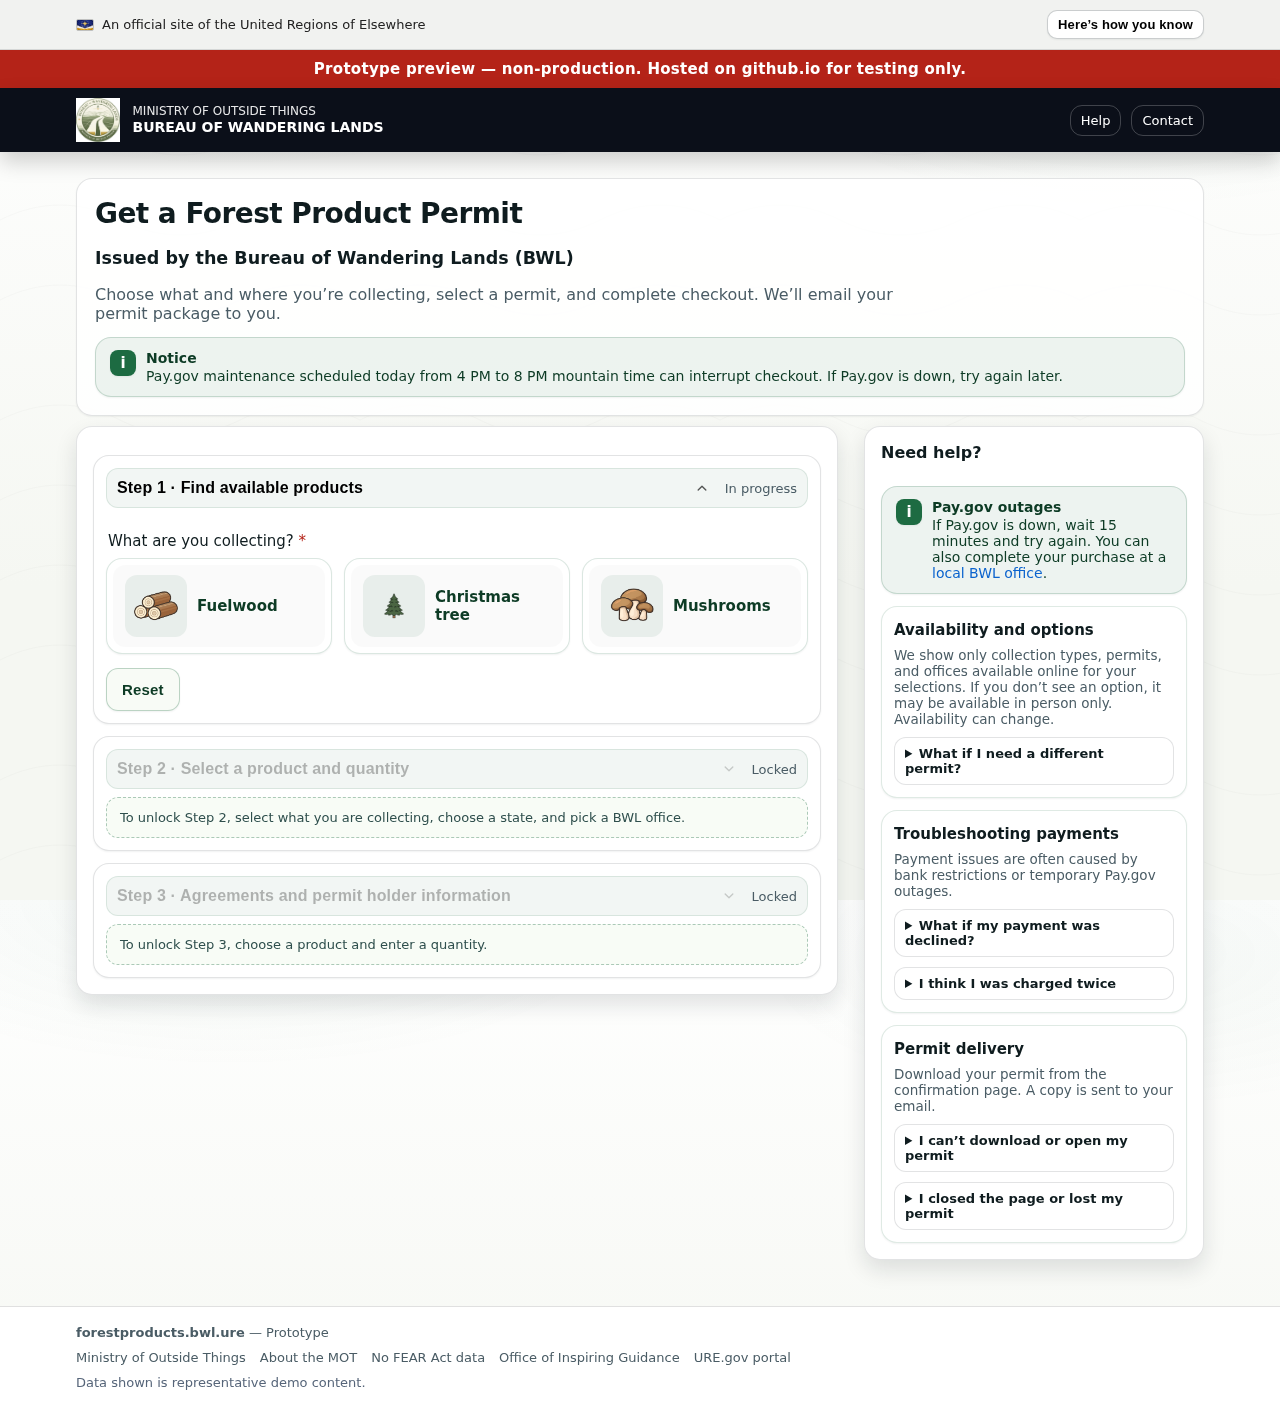
<file: index.html>
<!doctype html>
<html lang="en">
<head>
  <meta charset="utf-8" />
  <meta name="viewport" content="width=device-width, initial-scale=1" />
  <title>Forest Product Permits | Bureau of Wandering Lands</title>
  <link rel="stylesheet" href="styles.css" />
  <link rel="icon" href="images/favicon.ico" />
</head>

<body>
  <a class="skip-link" href="#main">Skip to main content</a>

  <section class="usa-banner" aria-label="Official site of the United Regions of Elsewhere">
    <div class="wrap">
      <div class="inner">
        <div class="flag" aria-hidden="true">
          <img src="logos/URE_flag.png" alt="" />
        </div>
        <div class="meta">An official site of the United Regions of Elsewhere</div>
        <button type="button" id="bannerToggle" aria-expanded="false" aria-controls="bannerDetails">Here’s how you know</button>
      </div>

      <div class="usa-banner-details" id="bannerDetails">
        <div class="grid">
          <div class="info-card">
            <div class="badge">.ure</div>
            <div><strong>Official sites use .ure</strong>A .ure site belongs to an official United Regions of Elsewhere organization.</div>
          </div>
          <div class="info-card">
            <div class="badge">🔒</div>
            <div><strong>Secure .ure sites use HTTPS</strong>A lock or https:// means you’ve safely connected to the .ure website.</div>
          </div>
        </div>
      </div>
    </div>
  </section>

  <div class="prototype-banner" role="status" aria-live="polite">
    Prototype preview — non-production. Hosted on github.io for testing only.
  </div>

  <div class="agency-bar" role="banner">
    <div class="wrap">
      <div class="row">
        <div class="agency-logos" aria-hidden="true">
          <img class="agency-logo bwl" src="logos/BWL_logo.png" alt="" />
        </div>
        <div class="agency-title" aria-label="United Regions of Elsewhere Ministry of Outside Things, Bureau of Wandering Lands">
          <div class="top">MINISTRY OF OUTSIDE THINGS</div>
          <div class="bot">BUREAU OF WANDERING LANDS</div>
        </div>
        <div class="agency-actions">
          <a href="#need-help">Help</a>
          <a href="https://www.blm.gov/office/national-office" target="_blank" rel="noopener">Contact</a>
        </div>
      </div>
    </div>
  </div>

  <main id="main">
    <div class="wrap">
      <div class="hero-band">
        <section class="pagehead" aria-label="Page title and instructions">
          <h1>Get a Forest Product Permit</h1>
          <h3>Issued by the Bureau of Wandering Lands (BWL)</h3>
          <p class="hero-subtitle">Choose what and where you’re collecting, select a permit, and complete checkout. We’ll email your permit package to you.</p>
          <div class="alert" role="status" aria-live="polite">
            <div class="icon" aria-hidden="true">i</div>
            <div class="txt">
              <strong>Notice</strong>
              Pay.gov maintenance scheduled today from 4 PM to 8 PM mountain time can interrupt checkout. If Pay.gov is down, try again later.
            </div>
          </div>
        </section>
      </div>

      <section class="layout" style="margin-top: 8px;">
        <div class="card" role="region" aria-label="Form content">

          <div class="error" id="errorBox" role="alert" aria-live="assertive" aria-hidden="true" tabindex="-1">
            <strong>Fix the following to continue:</strong>
            <ul id="errorList"></ul>
          </div>

          <div id="stepLiveRegion" class="sr-only" aria-live="polite"></div>

          <!-- Step 1 -->
          <section id="step1" class="flow-step" aria-label="Step 1: Choose location">
            <div class="step-head">
              <button class="step-toggle" type="button" aria-expanded="true">
                <span class="step-toggle-text">Step 1 · Find available products</span>
                <svg class="chev" viewBox="0 0 20 20" fill="currentColor" aria-hidden="true">
                  <path fill-rule="evenodd" d="M5.23 7.21a.75.75 0 011.06.02L10 10.94l3.71-3.71a.75.75 0 111.06 1.06l-4.24 4.24a.75.75 0 01-1.06 0L5.21 8.29a.75.75 0 01.02-1.08z" clip-rule="evenodd"/>
                </svg>
              </button>
              <div class="step-status" id="status1">In progress</div>
            </div>
            <div class="step-body">
              <div class="step-body-inner">
              <div class="grid2" style="margin-top:14px;">
                <div class="row" style="grid-column: 1 / -1;">
                  <fieldset id="ptypeGroup" aria-required="true">
                    <legend>What are you collecting? <span aria-hidden="true" style="color:var(--danger)">*</span></legend>
                    <div class="ptype-grid" id="ptypeOptions"></div>
                  </fieldset>
                </div>

                <div class="row" id="stateRow">
                  <label for="state">State <span aria-hidden="true" style="color:var(--danger)">*</span></label>
                  <select id="state" required disabled>
                    <option value="">Select a state</option>
                  </select>
                </div>

                <div class="row" id="officeRow">
                  <label for="officeInput">BWL office / district <span aria-hidden="true" style="color:var(--danger)">*</span></label>
                  <div class="hint" id="officeHint">Start typing to filter. Use ↑/↓ to navigate; Enter to select.</div>
                  <div class="combo" id="officeCombo">
                    <input id="officeInput" type="text" autocomplete="off" placeholder="Type to search offices"
                      role="combobox" aria-expanded="false" aria-controls="officeList" aria-autocomplete="list"
                      aria-activedescendant="" aria-haspopup="listbox" aria-describedby="officeHint" disabled />
                    <svg class="chev" viewBox="0 0 20 20" fill="currentColor" aria-hidden="true">
                      <path fill-rule="evenodd" d="M5.23 7.21a.75.75 0 011.06.02L10 10.94l3.71-3.71a.75.75 0 111.06 1.06l-4.24 4.24a.75.75 0 01-1.06 0L5.21 8.29a.75.75 0 01.02-1.08z" clip-rule="evenodd"/>
                    </svg>
                    <div id="officeList" class="dropdown" role="listbox" aria-hidden="true"></div>
                  </div>
                  <input type="hidden" id="officeId" />
                </div>
              </div>

              <div class="actions">
                <button class="ghost" id="resetAll" type="button">Reset</button>
              </div>
              </div>
            </div>
          </section>

          <!-- Step 2 -->
          <section id="step2" class="flow-step collapsed" aria-label="Step 2: Select product">
            <div class="step-head">
              <button class="step-toggle" type="button" aria-expanded="false">
                <span class="step-toggle-text">Step 2 · Select a product and quantity</span>
                <svg class="chev" viewBox="0 0 20 20" fill="currentColor" aria-hidden="true">
                  <path fill-rule="evenodd" d="M5.23 7.21a.75.75 0 011.06.02L10 10.94l3.71-3.71a.75.75 0 111.06 1.06l-4.24 4.24a.75.75 0 01-1.06 0L5.21 8.29a.75.75 0 01.02-1.08z" clip-rule="evenodd"/>
                </svg>
              </button>
              <div class="step-status" id="status2">Locked</div>
            </div>
            <div class="lock-note" id="step2LockNote" aria-live="polite" aria-atomic="true"></div>
            <div class="step-body">
              <div class="step-body-inner">
              <div id="locationNotice" class="location-note" style="display:none;" aria-live="polite"></div>
              <div id="comingSoonSection" class="coming-soon" style="display:none;" aria-live="polite">
                <div id="comingSoonList"></div>
              </div>
              <div class="products" id="productList" role="radiogroup" aria-label="Available permits"></div>

              <div id="qtySection" style="display:none;">
                <div class="grid2" style="margin-top:14px;">
                  <div class="row">
                    <label for="qty">Quantity <span aria-hidden="true" style="color:var(--danger)">*</span></label>
                    <div class="hint" id="qtyHint"></div>
                    <div class="hint subtle" id="qtyGuard"></div>
                    <input id="qty" type="number" min="1" step="1" inputmode="numeric" aria-describedby="qtyHint qtyGuard" />
                  </div>
                  <div class="row">
                    <label>Total</label>
                    <div class="hint">Estimated total based on listed unit price.</div>
                    <div class="total-panel" aria-live="polite">
                      <div class="total-amount" id="totalAmount">—</div>
                      <input id="total" type="text" readonly aria-hidden="true" tabindex="-1" />
                      <div class="calc" id="totalCalc" aria-live="polite"></div>
                    </div>
                  </div>
                </div>
              </div>
              </div>
            </div>
          </section>

          <!-- Step 3 -->
          <section id="step3" class="flow-step collapsed" aria-label="Step 3: Agreements and permit holder info">
            <div class="step-head">
              <button class="step-toggle" type="button" aria-expanded="false">
                <span class="step-toggle-text">Step 3 · Agreements and permit holder information</span>
                <svg class="chev" viewBox="0 0 20 20" fill="currentColor" aria-hidden="true">
                  <path fill-rule="evenodd" d="M5.23 7.21a.75.75 0 011.06.02L10 10.94l3.71-3.71a.75.75 0 111.06 1.06l-4.24 4.24a.75.75 0 01-1.06 0L5.21 8.29a.75.75 0 01.02-1.08z" clip-rule="evenodd"/>
                </svg>
              </button>
              <div class="step-status" id="status3">Locked</div>
            </div>
            <div class="lock-note" id="step3LockNote" aria-live="polite" aria-atomic="true"></div>
            <div class="step-body">
              <div class="step-body-inner">
              <fieldset class="agreements">
                <legend class="sr-only">Policy acknowledgements</legend>
                <div class="agreements-copy">
                  <div class="title">Review and accept</div>
                </div>
                <div class="agreements-list">
                  <div class="agreement-item">
                    <label class="checkline"><input type="checkbox" id="ackPrivacy" />
                      I understand how my information will be used.
                    </label>
                    <details id="privacyDetail">
                      <summary>Privacy Act Notification</summary>
                      <div class="body">NOTICE: The Privacy Act of 1974 and applicable regulations require that you be furnished with the following information in connection with information collected for this permit purchase.

AUTHORITY: 30 U.S.C. 601 et seq.; 43 U.S.C. 1181a; and 43 CFR 5400 (as applicable).

PRINCIPAL PURPOSE: The Bureau of Wandering Lands (BWL) uses the information you provide to identify the permittee, document the authorization to remove vegetative materials from public lands, and administer and enforce permit terms.

ROUTINE USES: The BWL may disclose information consistent with published routine uses for the relevant system of records, and as otherwise authorized by law.

EFFECT OF NOT PROVIDING INFORMATION: Providing the requested information is voluntary; however, failure to provide required information may prevent us from issuing your permit.
</div>
                    </details>
                  </div>
                  <div class="agreement-item">
                    <label class="checkline"><input type="checkbox" id="ackTerms" />
                      I understand the rules for this permit.
                    </label>
                    <details id="termsDetail">
                      <summary>Terms and Conditions</summary>
                      <div class="body">Terms and Conditions (Demo Summary)

• All purchases are final; no refunds.
• Permit is for personal use unless stated otherwise and may be non-transferable.
• You must comply with all permit stipulations, seasonal restrictions, closures, and area boundaries.
• You must carry the permit (paper or digital, as allowed) while harvesting/collecting.
• Violations may result in penalties and/or revocation of privileges.

Replace this demo text with the authoritative terms and conditions used by your production system.
</div>
                    </details>
                  </div>
                  <div class="agreement-item" id="eligibilityAgreement" style="display:none;">
                    <label class="checkline"><input type="checkbox" id="ackEligibility" />
                      <span id="eligibilityLabel">I certify that I meet the eligibility requirements for this permit.</span>
                    </label>
                    <details id="eligibilityDetail">
                      <summary>Eligibility details</summary>
                      <div class="body" id="eligibilityBody"></div>
                    </details>
                  </div>
                </div>
              </fieldset>

              <div class="hint" id="permitHolderBlockedHint" style="display:none;">Check all acknowledgement boxes above to enter permit holder information.</div>

              <fieldset id="permitHolderFieldset" class="permit-holder-block locked" aria-describedby="permitHolderBlockedHint" disabled>
              <div class="grid2" style="margin-top:14px;">
                <div class="row">
                  <label for="FirstName">First name <span aria-hidden="true" style="color:var(--danger)">*</span></label>
                  <input id="FirstName" type="text" autocomplete="given-name" maxlength="50" />
                </div>
                <div class="row">
                  <label for="MiddleName">Middle name</label>
                  <input id="MiddleName" type="text" autocomplete="additional-name" maxlength="50" />
                </div>
                <div class="row">
                  <label for="LastName">Last name <span aria-hidden="true" style="color:var(--danger)">*</span></label>
                  <input id="LastName" type="text" autocomplete="family-name" maxlength="50" />
                </div>

                <div class="row" style="grid-column: 1 / -1;">
                  <label for="AddressLine1">Street address line 1 <span aria-hidden="true" style="color:var(--danger)">*</span></label>
                  <input id="AddressLine1" type="text" autocomplete="address-line1" maxlength="120" />
                </div>
                <div class="row" style="grid-column: 1 / -1;">
                  <label for="AddressLine2">Street address line 2</label>
                  <input id="AddressLine2" type="text" autocomplete="address-line2" maxlength="120" />
                </div>

                <div class="row">
                  <label for="City">City <span aria-hidden="true" style="color:var(--danger)">*</span></label>
                  <input id="City" type="text" autocomplete="address-level2" maxlength="80" />
                </div>
                <div class="row">
                  <label for="AddrState">State <span aria-hidden="true" style="color:var(--danger)">*</span></label>
                  <select id="AddrState"></select>
                </div>
                <div class="row">
                  <label for="Zip">ZIP <span aria-hidden="true" style="color:var(--danger)">*</span></label>
                  <input id="Zip" type="text" inputmode="numeric" autocomplete="postal-code" maxlength="10" />
                </div>
                <div class="row"></div>

                <div class="row" style="grid-column: 1 / -1;">
                  <label for="DeliveryEmail">Email address (for delivery) <span aria-hidden="true" style="color:var(--danger)">*</span></label>
                  <input id="DeliveryEmail" type="email" autocomplete="email" maxlength="120" />
                </div>
                <div class="row" style="grid-column: 1 / -1;">
                  <label for="ConfirmEmail">Confirm email address <span aria-hidden="true" style="color:var(--danger)">*</span></label>
                  <input id="ConfirmEmail" type="email" autocomplete="email" maxlength="120" />
                </div>
              </div>
              </fieldset>
              </div>
            </div>
          </section>

          <section class="post-step" aria-label="Review and next steps" id="postStep3" style="display:none;">
            <div class="summary" id="reviewSummary" style="margin-top:14px;"></div>
            <div class="alert" id="reviewNotice" style="display:none; margin-top:12px;">
              <div class="icon" aria-hidden="true">i</div>
              <div class="txt">
                <strong>What happens next</strong>
                <ul id="nextStepsList">
                  <li>You will be redirected to Pay.gov to complete payment.</li>
                  <li>After payment, you will return here to download and save your permit.</li>
                  <li>Keep your confirmation email for your records.</li>
                </ul>
              </div>
            </div>
            <div class="actions" id="reviewActions" style="margin-top:6px;">
              <button class="primary" type="button" id="confirmPaygov" disabled>Continue to Pay.gov</button>
            </div>

            <div class="alert" id="confirmation" style="display:none; margin-top:12px;">
              <div class="icon" aria-hidden="true">i</div>
              <div class="txt">
                <strong>Permit issued</strong>
                <div class="small" style="margin-top:4px;">Reference: <span id="permitRef">—</span></div>
                <div style="margin-top:10px;">
                  <button class="primary" type="button" id="permitDownloadBtn">Download permit (PDF)</button>
                </div>
                <div class="hint" style="margin-top:8px;">
                  Save the permit for your records. A copy is also sent to the email address you provided (demo behavior).
                </div>
              </div>
            </div>
            <div class="summary" id="handoff" style="display:none; margin-top:14px;"></div>
          </section>
        </div>

<aside class="card side" aria-label="Need help" id="need-help">
  <h3>Need help?</h3>

  <div class="help-stack">
    <div class="alert help-alert" role="status" aria-live="polite">
      <div class="icon" aria-hidden="true">i</div>
      <div class="txt">
        <strong>Pay.gov outages</strong>
        If Pay.gov is down, wait 15 minutes and try again. You can also complete
        your purchase at a
        <a href="https://www.blm.gov/office/national-office" target="_blank" rel="noopener">local BWL office</a>.
      </div>
    </div>

    <div class="help-card">
      <div class="help-title">Availability and options</div>
      <p>
        We show only collection types, permits, and offices available online for your selections.
        If you don’t see an option, it may be available in person only. Availability can change.
      </p>
      <details class="help-details">
        <summary>What if I need a different permit?</summary>
        <p>
          Contact your <a href="https://www.blm.gov/office/national-office" target="_blank" rel="noopener">local BWL office</a>
          for in-person options or seasonal releases.
        </p>
      </details>
    </div>

    <div class="help-card">
      <div class="help-title">Troubleshooting payments</div>
      <p>Payment issues are often caused by bank restrictions or temporary Pay.gov outages.</p>
      <details class="help-details">
        <summary>What if my payment was declined?</summary>
        <p>Verify your payment information and try again. If the issue continues, wait a few minutes or contact your bank.</p>
      </details>
      <details class="help-details">
        <summary>I think I was charged twice</summary>
        <p>
          Contact your <a href="https://www.blm.gov/office/national-office" target="_blank" rel="noopener">local BWL office</a>
          with your name, email address, and confirmation details.
        </p>
      </details>
    </div>

    <div class="help-card">
      <div class="help-title">Permit delivery</div>
      <p>Download your permit from the confirmation page. A copy is sent to your email.</p>
      <details class="help-details">
        <summary>I can’t download or open my permit</summary>
        <ul>
          <li>Make sure pop-up blockers are disabled</li>
          <li>Try opening the file in a different browser or PDF viewer</li>
          <li>Check your device’s download folder</li>
        </ul>
        <p>
          If you are still unable to access your permit, contact your
          <a href="https://www.blm.gov/office/national-office" target="_blank" rel="noopener">local BWL office</a>.
        </p>
      </details>
      <details class="help-details">
        <summary>I closed the page or lost my permit</summary>
        <p>
          This system does not support online permit lookup. Contact your local office during business hours.
          Staff can help locate your permit using your name and email address.
        </p>
      </details>
    </div>
  </div>
</aside>

      </section>
    </div>
  </main>

  <footer>
    <div class="wrap">
      <div><strong>forestproducts.bwl.ure</strong> — Prototype</div>
      <div class="footer-links" aria-label="Footer links">
        <a href="https://www.doi.gov/" target="_blank" rel="noopener">Ministry of Outside Things</a>
        <a href="https://www.doi.gov/about" target="_blank" rel="noopener">About the MOT</a>
        <a href="https://www.doi.gov/pmb/eeo/no-fear-act" target="_blank" rel="noopener">No FEAR Act data</a>
        <a href="https://www.doioig.gov/" target="_blank" rel="noopener">Office of Inspiring Guidance</a>
        <a href="https://www.usa.gov/" target="_blank" rel="noopener">URE.gov portal</a>
      </div>
      <div class="smallprint">Data shown is representative demo content.</div>
    </div>
  </footer>
  <script src="app.js" defer></script>
</body>
</html>
</file>
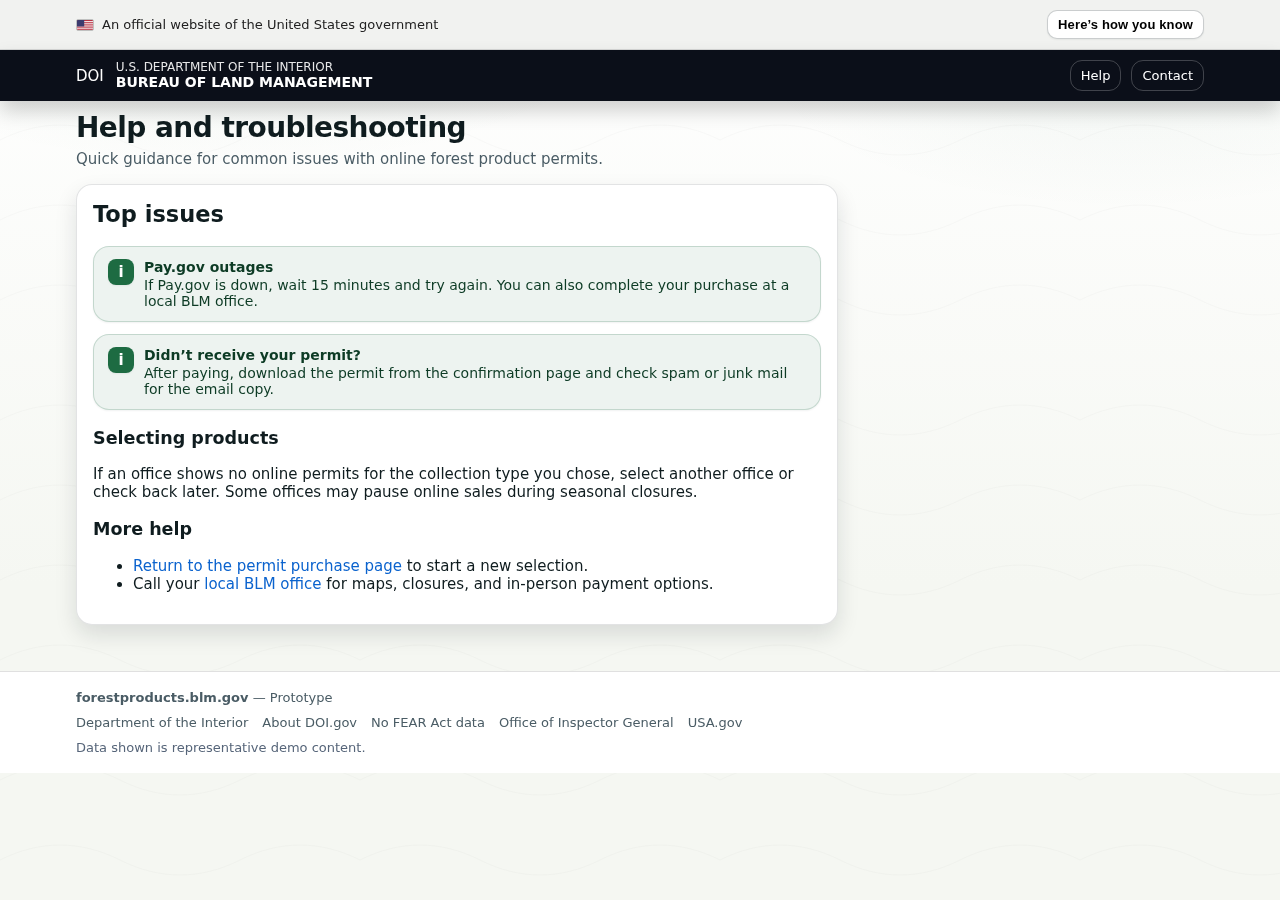
<file: help.html>
<!doctype html>
<html lang="en">
<head>
  <meta charset="utf-8" />
  <meta name="viewport" content="width=device-width, initial-scale=1" />
  <title>Help — Online Forest Product Permits</title>
  <link rel="stylesheet" href="styles.css" />
</head>
<body>
  <a class="skip-link" href="#main">Skip to main content</a>

  <section class="usa-banner" aria-label="Official website of the United States government">
    <div class="wrap">
      <div class="inner">
        <div class="flag" aria-hidden="true">
          <svg viewBox="0 0 190 100" width="18" height="12" preserveAspectRatio="none">
            <rect width="190" height="100" fill="#b22234"></rect>
            <g fill="#fff">
              <rect y="7.69" width="190" height="7.69"></rect>
              <rect y="23.07" width="190" height="7.69"></rect>
              <rect y="38.46" width="190" height="7.69"></rect>
              <rect y="53.84" width="190" height="7.69"></rect>
              <rect y="69.23" width="190" height="7.69"></rect>
              <rect y="84.61" width="190" height="7.69"></rect>
            </g>
            <rect width="76" height="53.85" fill="#3c3b6e"></rect>
          </svg>
        </div>
        <div class="meta">An official website of the United States government</div>
        <button type="button" id="bannerToggle" aria-expanded="false" aria-controls="bannerDetails">Here’s how you know</button>
      </div>

      <div class="usa-banner-details" id="bannerDetails">
        <div class="grid">
          <div class="info-card">
            <div class="badge">.gov</div>
            <div><strong>Official websites use .gov</strong>A .gov website belongs to an official U.S. government organization.</div>
          </div>
          <div class="info-card">
            <div class="badge">🔒</div>
            <div><strong>Secure .gov websites use HTTPS</strong>A lock or https:// means you’ve safely connected to the .gov website.</div>
          </div>
        </div>
      </div>
    </div>
  </section>

  <div class="agency-bar" role="banner">
    <div class="wrap">
      <div class="row">
        <div class="seal" aria-hidden="true">DOI</div>
        <div class="agency-title" aria-label="U.S. Department of the Interior, Bureau of Land Management">
          <div class="top">U.S. DEPARTMENT OF THE INTERIOR</div>
          <div class="bot">BUREAU OF LAND MANAGEMENT</div>
        </div>
        <div class="agency-actions">
          <a href="help.html" aria-current="page">Help</a>
          <a href="https://www.blm.gov/office/national-office" target="_blank" rel="noopener">Contact</a>
        </div>
      </div>
    </div>
  </div>

  <main id="main">
    <div class="wrap">
      <section class="pagehead" aria-label="Help overview">
        <h1>Help and troubleshooting</h1>
        <p>Quick guidance for common issues with online forest product permits.</p>
      </section>

      <section class="layout" style="margin-top: 16px;">
        <div class="card" role="region" aria-label="Top help topics">
          <h2 style="margin-top:0;">Top issues</h2>
          <div class="alert" role="status" aria-live="polite">
            <div class="icon" aria-hidden="true">i</div>
            <div class="txt">
              <strong>Pay.gov outages</strong>
              If Pay.gov is down, wait 15 minutes and try again. You can also complete your purchase at a local BLM office.
            </div>
          </div>
          <div class="alert" role="status" aria-live="polite" style="margin-top:12px;">
            <div class="icon" aria-hidden="true">i</div>
            <div class="txt">
              <strong>Didn’t receive your permit?</strong>
              After paying, download the permit from the confirmation page and check spam or junk mail for the email copy.
            </div>
          </div>

          <h3 style="margin-top:18px;">Selecting products</h3>
          <p>If an office shows no online permits for the collection type you chose, select another office or check back later. Some offices may pause online sales during seasonal closures.</p>

          <h3 style="margin-top:18px;">More help</h3>
          <ul>
            <li><a href="index.html">Return to the permit purchase page</a> to start a new selection.</li>
            <li>Call your <a href="https://www.blm.gov/office/national-office">local BLM office</a> for maps, closures, and in-person payment options.</li>
          </ul>
        </div>
      </section>
    </div>
  </main>

  <footer>
    <div class="wrap">
      <div><strong>forestproducts.blm.gov</strong> — Prototype</div>
      <div class="footer-links" aria-label="Footer links">
        <a href="https://www.doi.gov/" target="_blank" rel="noopener">Department of the Interior</a>
        <a href="https://www.doi.gov/about" target="_blank" rel="noopener">About DOI.gov</a>
        <a href="https://www.doi.gov/pmb/eeo/no-fear-act" target="_blank" rel="noopener">No FEAR Act data</a>
        <a href="https://www.doioig.gov/" target="_blank" rel="noopener">Office of Inspector General</a>
        <a href="https://www.usa.gov/" target="_blank" rel="noopener">USA.gov</a>
      </div>
      <div class="smallprint">Data shown is representative demo content.</div>
    </div>
  </footer>

  <script>
    const bannerToggle = document.getElementById('bannerToggle');
    const bannerDetails = document.getElementById('bannerDetails');
    bannerToggle.addEventListener('click', () => {
      const open = bannerDetails.style.display === 'block';
      bannerDetails.style.display = open ? 'none' : 'block';
      bannerToggle.setAttribute('aria-expanded', String(!open));
    });
  </script>
</body>
</html>
</file>
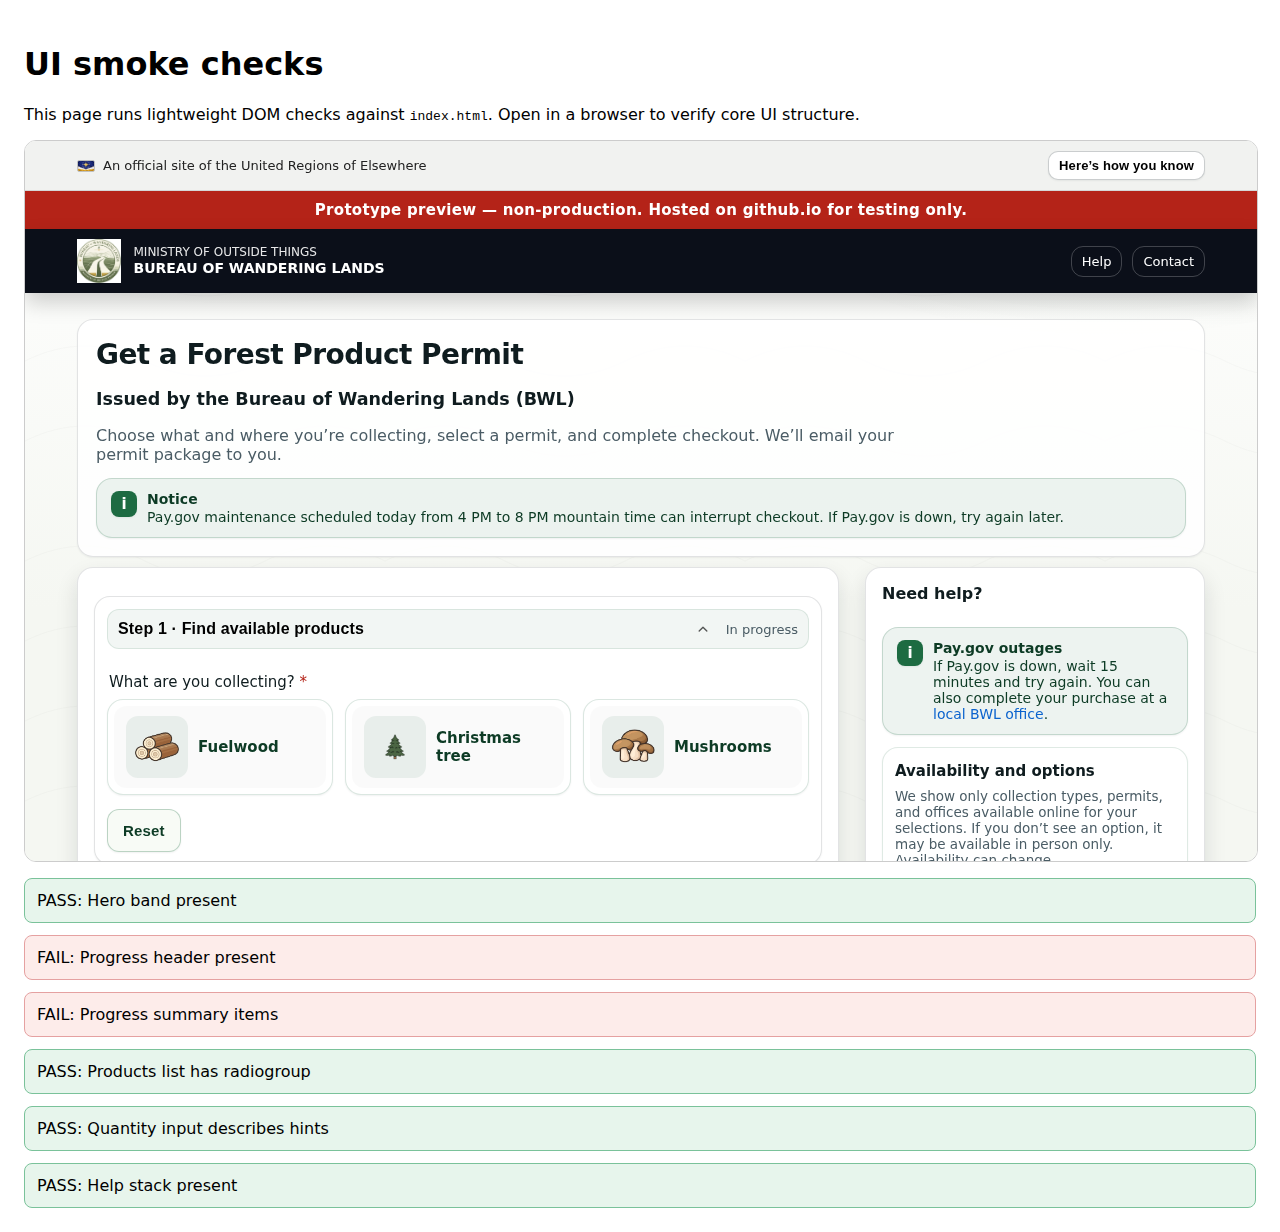
<file: tests/smoke.html>
<!doctype html>
<html lang="en">
<head>
  <meta charset="utf-8" />
  <meta name="viewport" content="width=device-width, initial-scale=1" />
  <title>SFPx UI Smoke Checks</title>
  <style>
    body { font-family: system-ui, sans-serif; padding: 16px; }
    .status { margin-top: 12px; padding: 12px; border-radius: 8px; }
    .pass { background: #e7f5ec; border: 1px solid #7ac29a; }
    .fail { background: #fdecea; border: 1px solid #e5a1a1; }
    iframe { width: 100%; height: 720px; border: 1px solid #ccc; border-radius: 12px; }
  </style>
</head>
<body>
  <h1>UI smoke checks</h1>
  <p>This page runs lightweight DOM checks against <code>index.html</code>. Open in a browser to verify core UI structure.</p>

  <iframe id="appFrame" src="../index.html" title="SFPx App"></iframe>
  <div id="results"></div>

  <script src="smoke.js"></script>
</body>
</html>
</file>
<file: styles.css>
:root {
      --font-family-base: system-ui, -apple-system, Segoe UI, Roboto, Helvetica, Arial, "Apple Color Emoji", "Segoe UI Emoji";
      --font-size-h1: 28px;
      --font-size-h2: 20px;
      --font-size-body: 15px;
      --font-size-small: 13px;

      --space-1: 8px;
      --space-2: 16px;
      --space-3: 24px;
      --space-4: 32px;
      --space-5: 40px;
      --space-6: 48px;

      --radius-card: 16px;
      --radius-input: 12px;
      --radius-chip: 999px;
      --radius-soft: 10px;

      --color-bg: #f5f7f2;
      --color-surface: #ffffff;
      --color-surface-muted: #f7faf5;
      --color-text: #0f1c1f;
      --color-text-muted: #4a5c65;
      --color-border: rgba(15, 28, 31, 0.12);
      --color-border-strong: rgba(15, 28, 31, 0.22);
      --color-primary: #1d6b42;
      --color-primary-strong: #155333;
      --color-accent: #d0a43c;
      --color-accent-soft: #f5edd5;
      --color-danger: #b42318;
      --color-success: #0f6c3a;
      --color-warning: #b35c00;
      --color-link: #0b63ce;
      --color-focus: #256fb0;

      --shadow-sm: 0 1px 2px rgba(15, 28, 31, 0.06);
      --shadow-md: 0 10px 22px rgba(15, 28, 31, 0.12);
      --shadow-lg: 0 16px 32px rgba(15, 28, 31, 0.18);

      --motion-fast: 120ms;
      --motion-base: 200ms;
      --motion-slow: 320ms;
      --motion-ease: cubic-bezier(0.2, 0, 0, 1);

      --ink: var(--color-text);
      --muted: var(--color-text-muted);
      --bg: var(--color-bg);
      --card: var(--color-surface);
      --border: var(--color-border);
      --shadow: var(--shadow-md);
      --brand: var(--color-primary);
      --brand2: var(--color-primary-strong);
      --accent: var(--color-accent);
      --accent-soft: var(--color-accent-soft);
      --field: var(--color-surface-muted);
      --danger: var(--color-danger);
      --ok: var(--color-success);
      --link: var(--color-link);
      --radius: var(--radius-card);
      --max:1160px;
      --font: var(--font-family-base);
    }
    *{box-sizing:border-box}
    html,body{height:100%}
body{
      margin:0;
      font-family:var(--font);
      color:var(--ink);
      background:
        radial-gradient(700px 280px at 18% 0%, rgba(29,107,66,.06), transparent 60%),
        radial-gradient(620px 260px at 88% 6%, rgba(29,107,66,.05), transparent 60%),
        linear-gradient(180deg, #ffffff 0%, var(--bg) 65%);
      font-size: var(--font-size-body);
    }
    body::before{
      content:"";
      position:fixed;
      inset:0;
      background-image:url("data:image/svg+xml,%3Csvg xmlns='http://www.w3.org/2000/svg' width='360' height='360' viewBox='0 0 360 360'%3E%3Cg fill='none' stroke='%230f1c1f' stroke-opacity='0.04' stroke-width='1'%3E%3Cpath d='M0 60c40-20 80-20 120 0s80 20 120 0 80-20 120 0'/%3E%3Cpath d='M0 140c40-20 80-20 120 0s80 20 120 0 80-20 120 0'/%3E%3Cpath d='M0 220c40-20 80-20 120 0s80 20 120 0 80-20 120 0'/%3E%3Cpath d='M0 300c40-20 80-20 120 0s80 20 120 0 80-20 120 0'/%3E%3C/g%3E%3C/svg%3E");
      opacity:.5;
      pointer-events:none;
      z-index:-1;
    }
    a{color:var(--link); text-decoration:none}
    a:hover{text-decoration:underline}
    .hidden{display:none !important}
    .wrap{max-width:var(--max); margin:0 auto; padding:0 var(--space-2)}
    .skip-link{position:absolute; left:-999px; top:auto; width:1px; height:1px; overflow:hidden;}
    .skip-link:focus{left:16px; top:16px; width:auto; height:auto; padding:10px 12px; background:#000; color:#fff; border-radius:var(--radius-soft); z-index:9999;}
    .sr-only{position:absolute; width:1px; height:1px; padding:0; margin:-1px; overflow:hidden; clip:rect(0,0,0,0); border:0;}
    /* URE banner */
    .usa-banner{background:#f1f2f0; border-bottom:1px solid var(--color-border); font-size:var(--font-size-small);}
    .usa-banner .inner{display:flex; align-items:center; gap:var(--space-1); padding:10px 0;}
    .flag{width:18px; height:12px; border:1px solid rgba(0,0,0,.2); border-radius:2px; overflow:hidden}
    .flag img{display:block; width:100%; height:100%; object-fit:cover}
    .usa-banner .meta{color:#222}
    .usa-banner button{margin-left:auto; font-size:var(--font-size-small); border:1px solid var(--color-border-strong); background:#fff; padding:6px 10px; border-radius:var(--radius-soft); cursor:pointer; box-shadow:var(--shadow-sm);}
    .usa-banner button:focus-visible{outline:3px solid var(--color-focus); outline-offset:2px}
    .usa-banner-details{display:none; padding:10px 0 14px; color:#333;}
    .usa-banner-details .grid{display:grid; gap:10px;}
    @media(min-width: 760px){.usa-banner-details .grid{grid-template-columns:1fr 1fr; gap:18px}}
    .info-card{display:flex; gap:10px; align-items:flex-start; background:#fff; border:1px solid var(--color-border); border-radius:var(--radius-input); padding:10px 12px; box-shadow:var(--shadow-sm);}
    .badge{width:26px; height:26px; border-radius:8px; background:rgba(37,111,176,.12); color:var(--color-focus); display:grid; place-items:center; font-weight:800; flex:0 0 auto;}
    .info-card strong{display:block; margin-bottom:2px}
    /* Agency bar */
.agency-bar{background:#0b0f19; color:#fff; padding:10px 0; box-shadow:0 10px 20px rgba(0,0,0,.18);}
    .agency-bar .row{display:flex; align-items:center; gap:12px;}
    .agency-logos{display:flex; align-items:center;}
    .agency-logo{display:block; height:44px; width:auto; object-fit:contain;}
    .agency-title{line-height:1.2}
    .agency-title .top{font-size:12px; opacity:.9}
    .agency-title .bot{font-size:14px; font-weight:800}
    .agency-actions{margin-left:auto; display:flex; gap:10px; align-items:center}
    .agency-actions a{color:#fff; border:1px solid rgba(255,255,255,.22); padding:7px 10px; border-radius:var(--radius-input); font-size:var(--font-size-small);}
    .agency-actions a:hover{text-decoration:none; background:rgba(255,255,255,.08)}
    .agency-actions a:focus-visible{outline:3px solid var(--color-focus); outline-offset:2px}
    /* Page head */
    .hero-band{margin:16px 0 10px; padding:18px; border-radius:var(--radius-card); background:rgba(255,255,255,.85); border:1px solid var(--color-border); box-shadow:var(--shadow-sm);}
    .pagehead{padding:0}
    .pagehead h1{margin:0; font-size:var(--font-size-h1); letter-spacing:-.02em}
.pagehead p{margin:6px 0 0; color:var(--muted); max-width:80ch}
.hero-subtitle{font-size:16px; color:var(--muted); margin-top:6px;}
    .prototype-banner{background:#b42318; color:#fff; text-align:center; padding:10px 14px; font-weight:800; letter-spacing:.02em;}
    /* Alerts */
.alert{display:flex; gap:10px; align-items:flex-start; border:1px solid rgba(29,107,66,.2); background:rgba(29,107,66,.08); border-radius:var(--radius-card); padding:12px 14px; margin-top:14px; box-shadow:var(--shadow-sm);}
.alert .icon{width:26px; height:26px; border-radius:8px; background:var(--brand); color:#fff; display:grid; place-items:center; font-weight:900; flex:0 0 auto; box-shadow:var(--shadow-sm);}
.alert .txt{font-size:14px; color:#0d3b25}
    .alert strong{display:block; margin-bottom:2px}
    /* Layout */
    main{padding:10px 0 46px}
    .layout{display:grid; gap:18px; align-items:start}
    @media(min-width: 980px){ .layout{grid-template-columns: minmax(0, 1.25fr) 340px; gap:26px; align-items:start} }
.card{background:var(--card); border:1px solid var(--border); border-radius:var(--radius-card); box-shadow:var(--shadow-md); padding:16px; position:relative; overflow:visible;}
    /* Stepper */
    .stepper{display:flex; flex-wrap:wrap; gap:10px; padding:12px; border-radius:var(--radius-card); border:1px solid var(--color-border); background:rgba(255,255,255,.7); box-shadow:var(--shadow-sm);}
    .step{display:flex; align-items:center; gap:10px; padding:12px 14px; border-radius:var(--radius-input); border:1px solid var(--color-border); background:var(--color-surface); min-width: 210px; cursor:pointer; text-align:left; transition: border-color var(--motion-fast) var(--motion-ease), box-shadow var(--motion-fast) var(--motion-ease), transform var(--motion-fast) var(--motion-ease); box-shadow:var(--shadow-sm);}
    .step:hover{border-color: rgba(29,107,66,.32); box-shadow:var(--shadow-md); transform:translateY(-1px);}
    .step:disabled{cursor:not-allowed; opacity:.65; box-shadow:none; transform:none; background:#f5f5f5;}
    .step:focus-visible{outline:3px solid var(--color-focus); outline-offset:3px;}
    .step .n{width:28px; height:28px; border-radius:10px; display:grid; place-items:center; font-weight:900; background:rgba(29,107,66,.12); color:var(--brand); flex:0 0 auto; box-shadow:var(--shadow-sm);}
    .step.active{border-color: rgba(29,107,66,.46); box-shadow:0 8px 18px rgba(29,107,66,.2);}
    .step.active .n{background: var(--brand); color:#fff}
    .step.just-unlocked{border-color: rgba(208,164,60,.85); box-shadow: 0 0 0 3px rgba(208,164,60,.2), var(--shadow-md);}
    .step.done .n{background: rgba(15,108,58,.16); color: var(--ok)}
    .step .t{font-size:var(--font-size-small); color:var(--muted)}
    .step .k{font-weight:850; font-size:14px}
    .step-pill{margin-left:auto; padding:4px 9px; border-radius:var(--radius-chip); border:1px solid var(--color-border); font-size:12px; color:var(--muted); background:rgba(15,28,31,.05);}
    .flow-step{border:1px solid var(--color-border); border-radius:var(--radius-card); padding:12px; margin-top:12px; background:#fff; box-shadow:var(--shadow-sm);}
    .flow-step .step-head{display:flex; align-items:center; gap:10px; padding:10px; border-radius:var(--radius-input); background:rgba(29,107,66,.06); border:1px solid rgba(29,107,66,.12); scroll-margin-top: 100px;}
    @media(min-width: 980px){.flow-step .step-head{display:grid; grid-template-columns: 1fr auto; gap:8px 14px;}}
    .flow-step .step-toggle{background:transparent; border:0; padding:0; font-weight:900; font-size:16px; cursor:pointer; text-align:left; flex:1; display:flex; align-items:center; justify-content:space-between; gap:12px;}
    .flow-step .step-toggle-text{display:inline-block;}
    .flow-step .step-toggle .chev{width:18px; height:18px; opacity:.65; transition:transform var(--motion-base) var(--motion-ease);}
    .flow-step .step-toggle[aria-expanded="true"] .chev{transform:rotate(180deg);}
    .flow-step .step-toggle:hover{text-decoration:underline;}
    .flow-step .step-status{font-size:13px; color:var(--muted);}
    .flow-step .step-body{margin-top:10px; display:grid; grid-template-rows:1fr; opacity:1; transition:grid-template-rows var(--motion-base) var(--motion-ease), opacity var(--motion-base) var(--motion-ease);}
    .flow-step .step-body-inner{overflow:visible; transform:translateY(0); opacity:1; transition:opacity var(--motion-base) var(--motion-ease), transform var(--motion-base) var(--motion-ease);}
    .flow-step.collapsed .step-body-inner{overflow:hidden; transform:translateY(-4px); opacity:0;}
    .flow-step.collapsed .step-body{grid-template-rows:0fr; opacity:0; margin-top:0; pointer-events:none;}
    .lock-note{display:none; margin-top:8px; font-size:var(--font-size-small); color:#2f4f4d; background:rgba(247,251,245,.85); border:1px dashed rgba(29,107,66,.35); padding:12px 13px; border-radius:var(--radius-input);}
    /* Forms */
    label{font-weight:700; font-size:14px; color:#0d3b25}
    .hint{font-size:var(--font-size-small); color:var(--muted); margin-top:4px; background:var(--accent-soft); border-radius:var(--radius-soft); padding:6px 8px; border:1px solid rgba(208,164,60,.25);}
    .hint.subtle{background:#fff; border:1px solid var(--color-border); color:var(--muted);}
    fieldset{border:0; padding:0; margin:0; min-width:0;}
    .grid2{display:grid; gap:12px}
    @media(min-width: 760px){ .grid2{grid-template-columns: 1fr 1fr} }
    .ptype-grid{display:grid; gap:12px; margin-top:8px; grid-template-columns: repeat(auto-fit, minmax(220px, 1fr));}
    .ptype-card{position:relative; border:1px solid rgba(29,107,66,.16); border-radius:var(--radius-card); background:#fff; padding:6px; cursor:pointer; transition: border-color var(--motion-fast) var(--motion-ease), box-shadow var(--motion-fast) var(--motion-ease), transform var(--motion-fast) var(--motion-ease); display:block; box-shadow:var(--shadow-sm);}
    .ptype-card input{position:absolute; inset:0; opacity:0; cursor:pointer;}
    .ptype-card-body{display:flex; align-items:center; gap:10px; padding:10px 12px; border-radius:var(--radius-input); background:rgba(11,15,25,.02); height:100%;}
    .ptype-card img{width:62px; height:62px; object-fit:contain; background:rgba(29,107,66,.08); border-radius:12px; padding:8px;}
    .ptype-card-name{font-weight:900; font-size:15px;}
    .ptype-card:hover{border-color: rgba(29,107,66,.35); box-shadow:var(--shadow-md); transform:translateY(-1px);}
    .ptype-card input:focus-visible + .ptype-card-body{outline:3px solid var(--color-focus); outline-offset:2px;}
    .ptype-card input:checked + .ptype-card-body{background:rgba(29,107,66,.08); border:1px solid rgba(29,107,66,.4); box-shadow:var(--shadow-md);}
    .ptype-card input:disabled + .ptype-card-body{opacity:.6; cursor:not-allowed;}
    @media(max-width: 640px){
      .ptype-grid{grid-template-columns: repeat(2, minmax(0, 1fr)); gap:10px;}
      .ptype-card{padding:4px;}
      .ptype-card-body{flex-direction:column; gap:6px; padding:10px 8px; text-align:center;}
      .ptype-card img{width:44px; height:44px; border-radius:10px; padding:6px;}
      .ptype-card-name{font-size:13px;}
    }
    input, select, textarea{width:100%; padding:12px 13px; border:1px solid rgba(29,107,66,.28); border-radius:var(--radius-input); font-size:15px; background:var(--field); box-shadow:inset 0 1px 0 rgba(255,255,255,.6);}
    input:focus-visible, select:focus-visible, textarea:focus-visible, button:focus-visible, summary:focus-visible{outline:3px solid var(--color-focus); outline-offset:2px; box-shadow:0 0 0 3px rgba(37,111,176,.25);}
    .row{display:grid; gap:8px}
    .actions{display:flex; flex-wrap:wrap; gap:10px; align-items:center; margin-top:14px}
    button{border:0; border-radius:var(--radius-input); padding:12px 15px; font-weight:800; font-size:15px; cursor:pointer; letter-spacing:.01em; transition: transform var(--motion-fast) var(--motion-ease), box-shadow var(--motion-fast) var(--motion-ease), background var(--motion-fast) var(--motion-ease);}
    .primary{background:var(--color-primary); color:#fff; box-shadow:var(--shadow-sm); border:1px solid rgba(12,26,28,.16)}
    .primary:hover{background:#1f7a4c; transform:translateY(-1px);}
    .primary:disabled{background:rgba(29,107,66,.45); cursor:not-allowed; box-shadow:none}
    .ghost{background:rgba(247,251,245,.9); border:1px solid rgba(29,107,66,.28); color:#0d3b25; box-shadow:var(--shadow-sm)}
    .ghost:hover{background:#fff; transform:translateY(-1px);}
    .permit-holder-block.locked{opacity:.6;}
    .agreements{border:1px solid rgba(29,107,66,.14); border-radius:var(--radius-card); padding:14px; background:rgba(29,107,66,.05); display:grid; grid-template-columns:minmax(0, 1fr); align-items:start; gap:12px; margin-top:12px; box-shadow:var(--shadow-sm);}
    @media(min-width: 860px){.agreements{gap:16px;}}
    .agreements-copy,
    .agreements-list{grid-column:1 / -1;}
    .agreements .title{font-weight:900; font-size:17px; margin-top:4px;}
    .agreements .eyebrow{display:inline-block; padding:4px 8px; border-radius:var(--radius-chip); background:rgba(29,107,66,.12); color:var(--brand); font-size:12px; font-weight:800;}
    .agreements-list{display:grid; gap:10px;}
    .agreement-item details{margin-top:6px;}
    .checkline{display:flex; gap:10px; font-weight:750; align-items:flex-start;}
    .checkline input{width:auto; margin-top:2px;}
    @media(min-width: 980px){
      .agreements-list{display:grid; gap:12px;}
      .agreement-item{border:1px solid rgba(29,107,66,.16); border-radius:var(--radius-input); padding:12px; background:#fff; box-shadow:var(--shadow-sm);}
      .agreement-item details{margin-top:10px;}
      .checkline{align-items:center;}
    }
    /* Combobox */
    .combo{position:relative}
    .combo input{padding-right:38px}
    .combo .chev{position:absolute; right:12px; top:50%; transform:translateY(-50%); width:18px; height:18px; opacity:.65; pointer-events:none}
    .dropdown{position:absolute; left:0; right:0; top:calc(100% + 6px); background:#fff; border:1px solid rgba(29,107,66,.22); border-radius:var(--radius-input); box-shadow:var(--shadow-md); max-height:280px; overflow:auto; padding:6px; display:none; z-index:50;}
    .dropdown[aria-hidden="false"]{display:block}
    .opt{padding:10px 10px; border-radius:10px; cursor:pointer; font-size:14px}
    .opt:hover, .opt[aria-selected="true"]{background:rgba(29,107,66,.10)}
    .opt .small{display:block; margin-top:2px; color:var(--muted); font-size:12px}
    /* Products */
    .products{display:grid; gap:10px; margin-top:12px}
    .prod{
      border:1px solid rgba(29,107,66,.18);
      border-radius:var(--radius-card);
      padding:12px;
      background:#fff;
      display:block;
      transition: border-color var(--motion-fast) var(--motion-ease), box-shadow var(--motion-fast) var(--motion-ease), transform var(--motion-fast) var(--motion-ease);
      font-weight:500;
      box-shadow:var(--shadow-sm);
      position:relative;
    }
    .prod:hover{border-color: rgba(29,107,66,.35); box-shadow:var(--shadow-md); transform:translateY(-1px);}
    /* Fallback for browsers that do not support :has(). JS adds .is-selected on the label. */
    .prod.is-selected{
      border-color: rgba(29,107,66,.65);
      background:#fff;
      box-shadow:0 0 0 2px rgba(29,107,66,.18), var(--shadow-md);
    }
    /* Fallback focus style without :has(input:focus-visible). */
    .prod:focus-within{
      border-color: rgba(29,107,66,.65);
      box-shadow:0 0 0 3px rgba(37,111,176,.28), var(--shadow-md);
    }
    .prod:has(input:checked){
      border-color: rgba(29,107,66,.65);
      background:#fff;
      box-shadow:0 0 0 2px rgba(29,107,66,.18), var(--shadow-md);
    }
    .prod:has(input:focus-visible){
      border-color: rgba(29,107,66,.65);
      box-shadow:0 0 0 3px rgba(37,111,176,.28), var(--shadow-md);
    }
    .prod-body{display:grid; gap:6px}
    .prod-header{display:flex; justify-content:space-between; gap:12px; align-items:center;}
    .prod-header-left{display:flex; gap:10px; align-items:center; min-width:0;}
    .prod-info{display:grid; gap:4px; min-width:0;}
    .prod-radio{margin-top:0; width:18px; height:18px; accent-color: var(--brand);}
    .prod .name{font-weight:800; font-size:16px; line-height:1.25}
    .prod .price{font-weight:800; font-size:16px; color:var(--ink); white-space:nowrap}
    .prod .validity{font-size:12.5px; color:var(--muted);}
    .prod .availability{font-size:12px; color:var(--muted);}
    .prod .docs{
      margin-top:2px;
      border:0;
      border-radius:0;
      background:transparent;
      padding:0;
      box-shadow:none;
    }
    .prod .docs summary{
      font-weight:600;
      font-size:12.5px;
      color:var(--link);
      cursor:pointer;
      display:flex;
      align-items:center;
      justify-content:space-between;
      gap:10px;
      border:0;
      background:transparent;
      border-radius:6px;
      padding:2px 0;
      width:100%;
      text-decoration:underline;
      text-underline-offset:2px;
    }
    .prod .docs summary::-webkit-details-marker{display:none;}
    .docs-text{display:flex; align-items:center; gap:6px;}
    .prod .docs summary:focus-visible{outline:3px solid rgba(37,111,176,.35); outline-offset:3px}
    .prod .docs summary:hover{color:var(--link-hover);}
    .docs-title{font-size:12.5px}
    .doc-links{
      display:flex;
      flex-wrap:wrap;
      gap:8px;
      margin-top:10px;
      padding:10px 12px;
      border-radius:var(--radius-input);
      background:var(--color-surface-muted);
      border:1px solid var(--color-border);
    }
    .doc-links a{
      color:var(--link);
      text-decoration:underline;
      text-underline-offset:2px;
      font-size:12.5px;
      font-weight:600;
      display:inline-flex;
      padding:2px 4px;
      border-radius:6px;
    }
    .doc-links a:hover{background:rgba(11,92,171,.12)}
    .doc-links a:focus-visible{outline:3px solid rgba(37,111,176,.35); outline-offset:2px}
    .doc-empty{font-size:12.5px; color:var(--muted)}
    .location-note{margin-top:12px; border:1px solid rgba(29,107,66,.16); border-radius:var(--radius-card); padding:12px; background:rgba(29,107,66,.04); box-shadow:var(--shadow-sm);}
    .location-note .title{font-weight:900; font-size:14px; display:flex; align-items:center; gap:8px;}
      .location-note .title .badge{width:22px; height:22px; border-radius:8px; background:rgba(29,107,66,.14); color:var(--brand); display:grid; place-items:center; font-weight:900;}
    .location-note .detail{margin-top:8px; color:var(--muted); font-size:13px;}
    .location-note ul{margin:8px 0 0 18px; color:var(--muted); font-size:13px}
    .coming-soon{
      margin-top:12px;
      border:1px solid rgba(29,107,66,.16);
      border-radius:var(--radius-card);
      padding:12px;
      background:#fff;
      box-shadow:var(--shadow-sm);
    }
    .coming-soon-title{font-weight:800; font-size:14px;}
    .coming-soon-subtitle{font-size:12.5px; color:var(--muted); margin-top:2px;}
    .coming-soon-items{display:grid; gap:8px; margin-top:10px;}
    .coming-soon-item{display:flex; justify-content:space-between; gap:10px; font-size:13px;}
    .coming-soon-name{font-weight:600;}
    .coming-soon-date{color:var(--muted); white-space:nowrap;}
    /* Summary */
    .summary{border:1px solid rgba(29,107,66,.2); background:rgba(29,107,66,.06); border-radius:var(--radius-card); padding:12px; margin-top:10px; box-shadow:var(--shadow-sm);}
    .summary .k{color:var(--muted); font-size:12px}
    .summary .v{font-weight:850; margin-top:2px}
    .post-step{margin-top:18px;}
    /* Errors */
    .error{border-left:4px solid var(--danger); background:#fff1f0; border-radius:var(--radius-card); padding:10px 12px; color:#5a0b0b; margin-top:12px; display:none; box-shadow:var(--shadow-sm);}
    .error[aria-hidden="false"]{display:block}
    .error ul{margin:8px 0 0 18px}
    .field-error{color:var(--danger); font-size:13px; margin-top:6px; display:none;}
    .field-error.active{display:block}
    input[aria-invalid="true"], select[aria-invalid="true"], textarea[aria-invalid="true"]{border-color:var(--danger); box-shadow:0 0 0 1px rgba(219,68,55,.35);}
    .calc{margin-top:8px; font-size:13px; color:var(--muted);}
    .total-panel{border:1px solid var(--color-border); border-radius:var(--radius-input); padding:12px; background:#fff; box-shadow:var(--shadow-sm);}
    .total-amount{font-weight:800; font-size:20px; color:var(--ink); transition:opacity var(--motion-fast) var(--motion-ease);}
    .total-amount.is-updating{opacity:.45;}
    #total{opacity:0; height:0; padding:0; border:0; margin:0;}
    /* Accordions */
    details{border:1px solid rgba(29,107,66,.18); border-radius:var(--radius-card); background:#fff; padding:10px 12px; margin-top:10px; box-shadow:var(--shadow-sm);}
    summary{cursor:pointer; font-weight:900}
    details .body{margin-top:10px; color:var(--muted); font-size:13.5px; white-space:pre-wrap}
    /* Sidebar */
    .side h3{margin:0; font-size:16px}
    .side p{margin:8px 0 0; color:var(--muted); font-size:13.5px}
    .side ul{margin:10px 0 0 18px; color:var(--muted); font-size:13.5px}
    .side li{margin:6px 0}
    .eyebrow{display:inline-block; padding:3px 8px; border-radius:var(--radius-chip); background:rgba(11,15,25,.06); color:var(--muted); font-size:12px; font-weight:800; letter-spacing:.01em;}
    .help-stack{display:grid; gap:12px; margin-top:10px;}
    .help-card{border:1px solid rgba(29,107,66,.14); border-radius:var(--radius-card); padding:12px; background:#fff; box-shadow:var(--shadow-sm);}
    .help-card .help-title{font-weight:900; margin-top:2px;}
    .help-alert{background:rgba(29,107,66,.08);}
    .help-details{margin-top:10px; border:1px solid var(--color-border); border-radius:var(--radius-input); background:#fff; padding:8px 10px; box-shadow:none;}
    .help-details summary{font-weight:700; font-size:13px;}
    /* Footer */
    footer{border-top:1px solid rgba(0,0,0,.12); background:#fff; padding:18px 0; color:var(--muted); font-size:var(--font-size-small);}
    .footer-links{display:flex; flex-wrap:wrap; gap:10px 14px; margin-top:10px}
    .footer-links a{color:var(--muted)}
    .footer-links a:hover{color:var(--brand)}
    .smallprint{margin-top:10px; color:rgba(68,84,106,.9)}
    @media (prefers-reduced-motion: reduce) {
    *, *::before, *::after { transition: none !important; animation: none !important; }
    html { scroll-behavior: auto; }
    }
</file>
